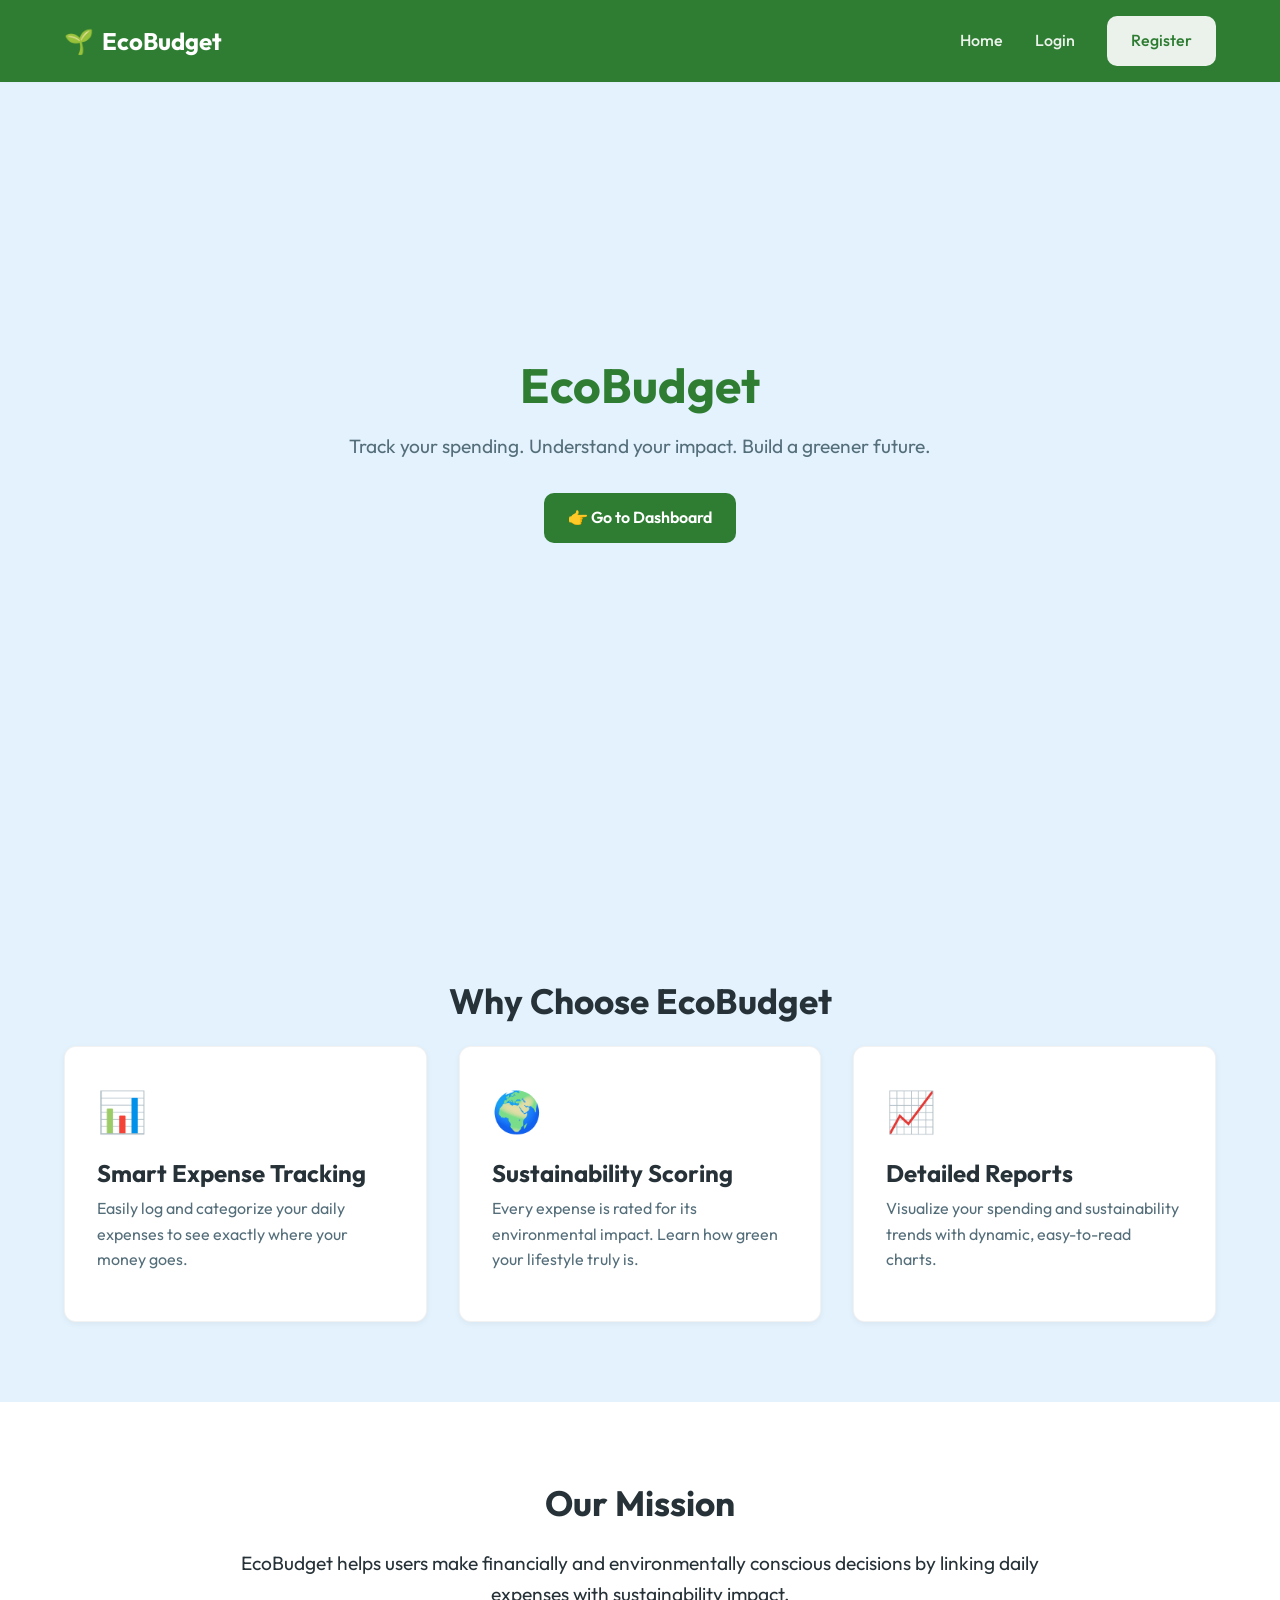
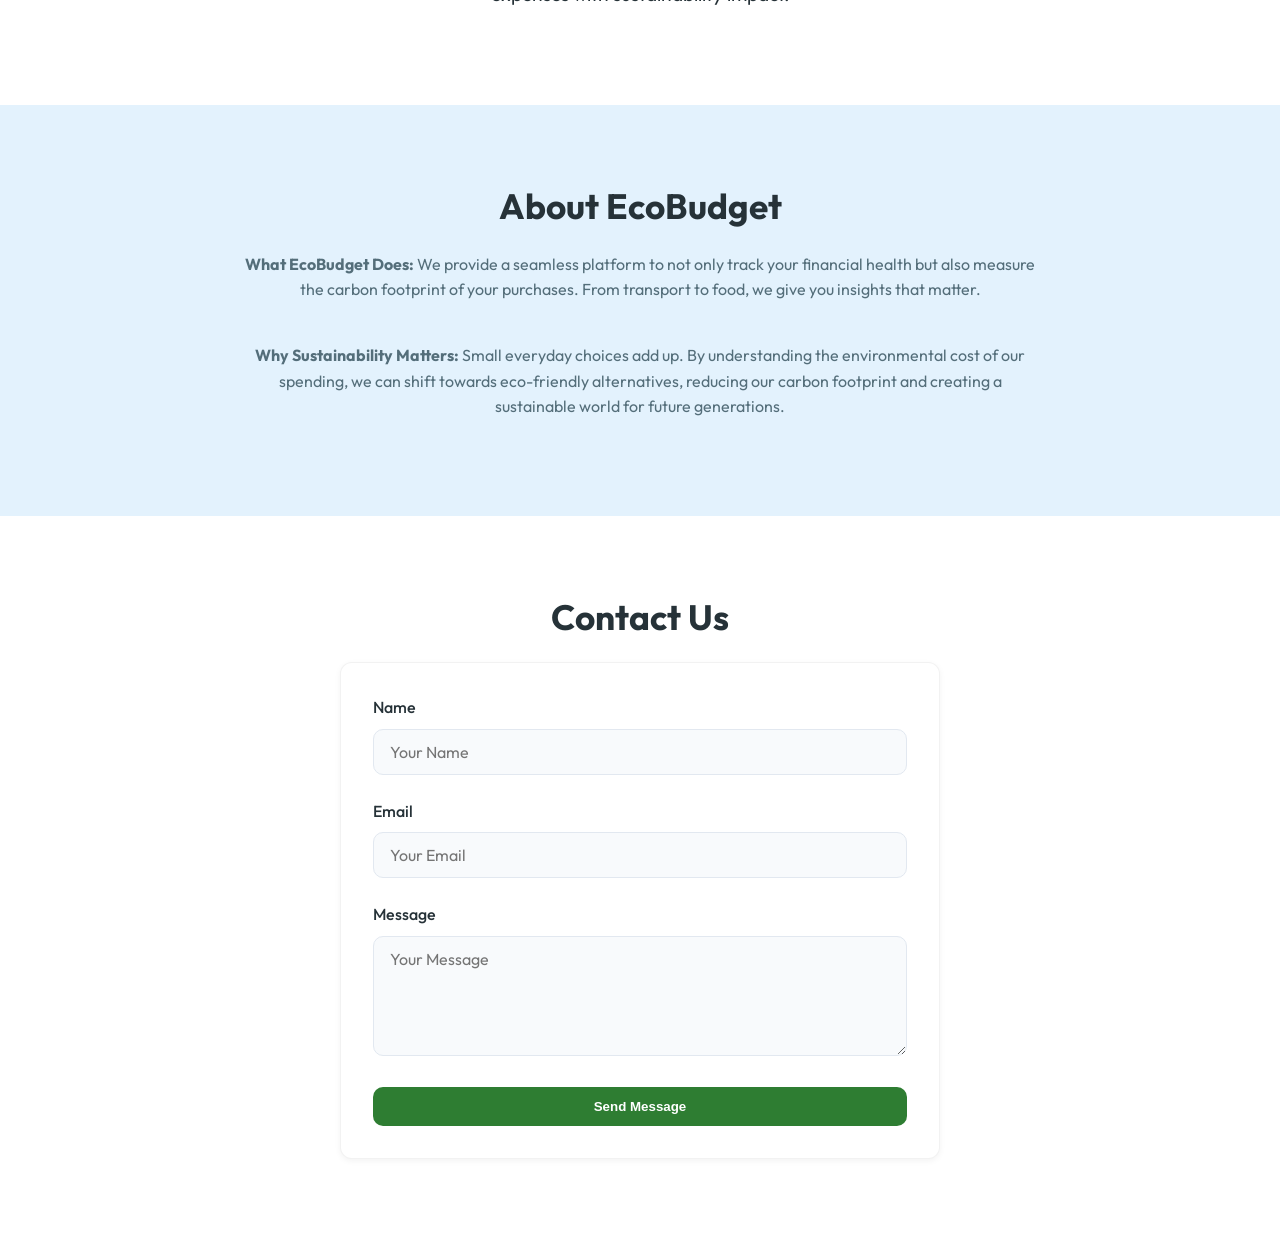
<file: Eco-Budget - progress 2/frontend/index.html>
<!DOCTYPE html>
<html lang="en">
<head>
    <meta charset="UTF-8">
    <meta name="viewport" content="width=device-width, initial-scale=1.0">
    <title>EcoBudget - Smart Budget & Sustainability Tracker</title>
    <meta name="description" content="Track your spending. Understand your impact. Build a greener future.">
    <link rel="stylesheet" href="style.css">
</head>
<body>

    <!-- Navbar -->
    <nav class="navbar">
        <div class="logo">
            <span>🌱</span> EcoBudget
        </div>
        <div class="nav-links" id="nav-links">
            <a href="index.html">Home</a>
            <a href="login.html" id="nav-login">Login</a>
            <a href="register.html" id="nav-register" class="btn-primary">Register</a>
            <a href="dashboard.html" id="nav-dashboard" style="display:none;">Dashboard</a>
            <a href="#" id="nav-logout" class="btn-primary" style="display:none;">Logout</a>
        </div>
    </nav>

    <!-- Hero Section -->
    <section class="hero" id="home">
        <div class="container">
            <h1>EcoBudget</h1>
            <p>Track your spending. Understand your impact. Build a greener future.</p>
            <a href="dashboard.html" class="btn-primary">👉 Go to Dashboard</a>
        </div>
    </section>

    <!-- Why Choose EcoBudget Section -->
    <section id="features">
        <div class="container">
            <h2>Why Choose EcoBudget</h2>
            <div class="grid-3">
                <div class="card">
                    <span class="card-icon">📊</span>
                    <h3>Smart Expense Tracking</h3>
                    <p>Easily log and categorize your daily expenses to see exactly where your money goes.</p>
                </div>
                <div class="card">
                    <span class="card-icon">🌍</span>
                    <h3>Sustainability Scoring</h3>
                    <p>Every expense is rated for its environmental impact. Learn how green your lifestyle truly is.</p>
                </div>
                <div class="card">
                    <span class="card-icon">📈</span>
                    <h3>Detailed Reports</h3>
                    <p>Visualize your spending and sustainability trends with dynamic, easy-to-read charts.</p>
                </div>
            </div>
        </div>
    </section>

    <!-- Our Mission Section -->
    <section id="mission" style="background-color: var(--surface-color);">
        <div class="container" style="text-align: center; max-width: 800px;">
            <h2>Our Mission</h2>
            <p style="font-size: 1.2rem; color: var(--text-primary);">
                EcoBudget helps users make financially and environmentally conscious decisions by linking daily expenses with sustainability impact.
            </p>
        </div>
    </section>

    <!-- About Section -->
    <section id="about">
        <div class="container">
            <h2>About EcoBudget</h2>
            <div style="display: flex; flex-direction: column; gap: 1.5rem; max-width: 800px; margin: 0 auto; text-align: center;">
                <p>
                    <strong>What EcoBudget Does:</strong> We provide a seamless platform to not only track your financial health but also measure the carbon footprint of your purchases. From transport to food, we give you insights that matter.
                </p>
                <p>
                    <strong>Why Sustainability Matters:</strong> Small everyday choices add up. By understanding the environmental cost of our spending, we can shift towards eco-friendly alternatives, reducing our carbon footprint and creating a sustainable world for future generations.
                </p>
            </div>
        </div>
    </section>

    <!-- Contact Section -->
    <section id="contact" style="background-color: var(--surface-color);">
        <div class="container" style="max-width: 600px;">
            <h2>Contact Us</h2>
            <form class="card" onsubmit="event.preventDefault(); alert('Message sent successfully!');">
                <div class="form-group">
                    <label for="name">Name</label>
                    <input type="text" id="name" class="form-control" placeholder="Your Name" required>
                </div>
                <div class="form-group">
                    <label for="email">Email</label>
                    <input type="email" id="email" class="form-control" placeholder="Your Email" required>
                </div>
                <div class="form-group">
                    <label for="message">Message</label>
                    <textarea id="message" class="form-control" placeholder="Your Message" required></textarea>
                </div>
                <button type="submit" class="btn-primary" style="width: 100%; justify-content: center;">Send Message</button>
            </form>
        </div>
    </section>

</body>
</html>
</file>
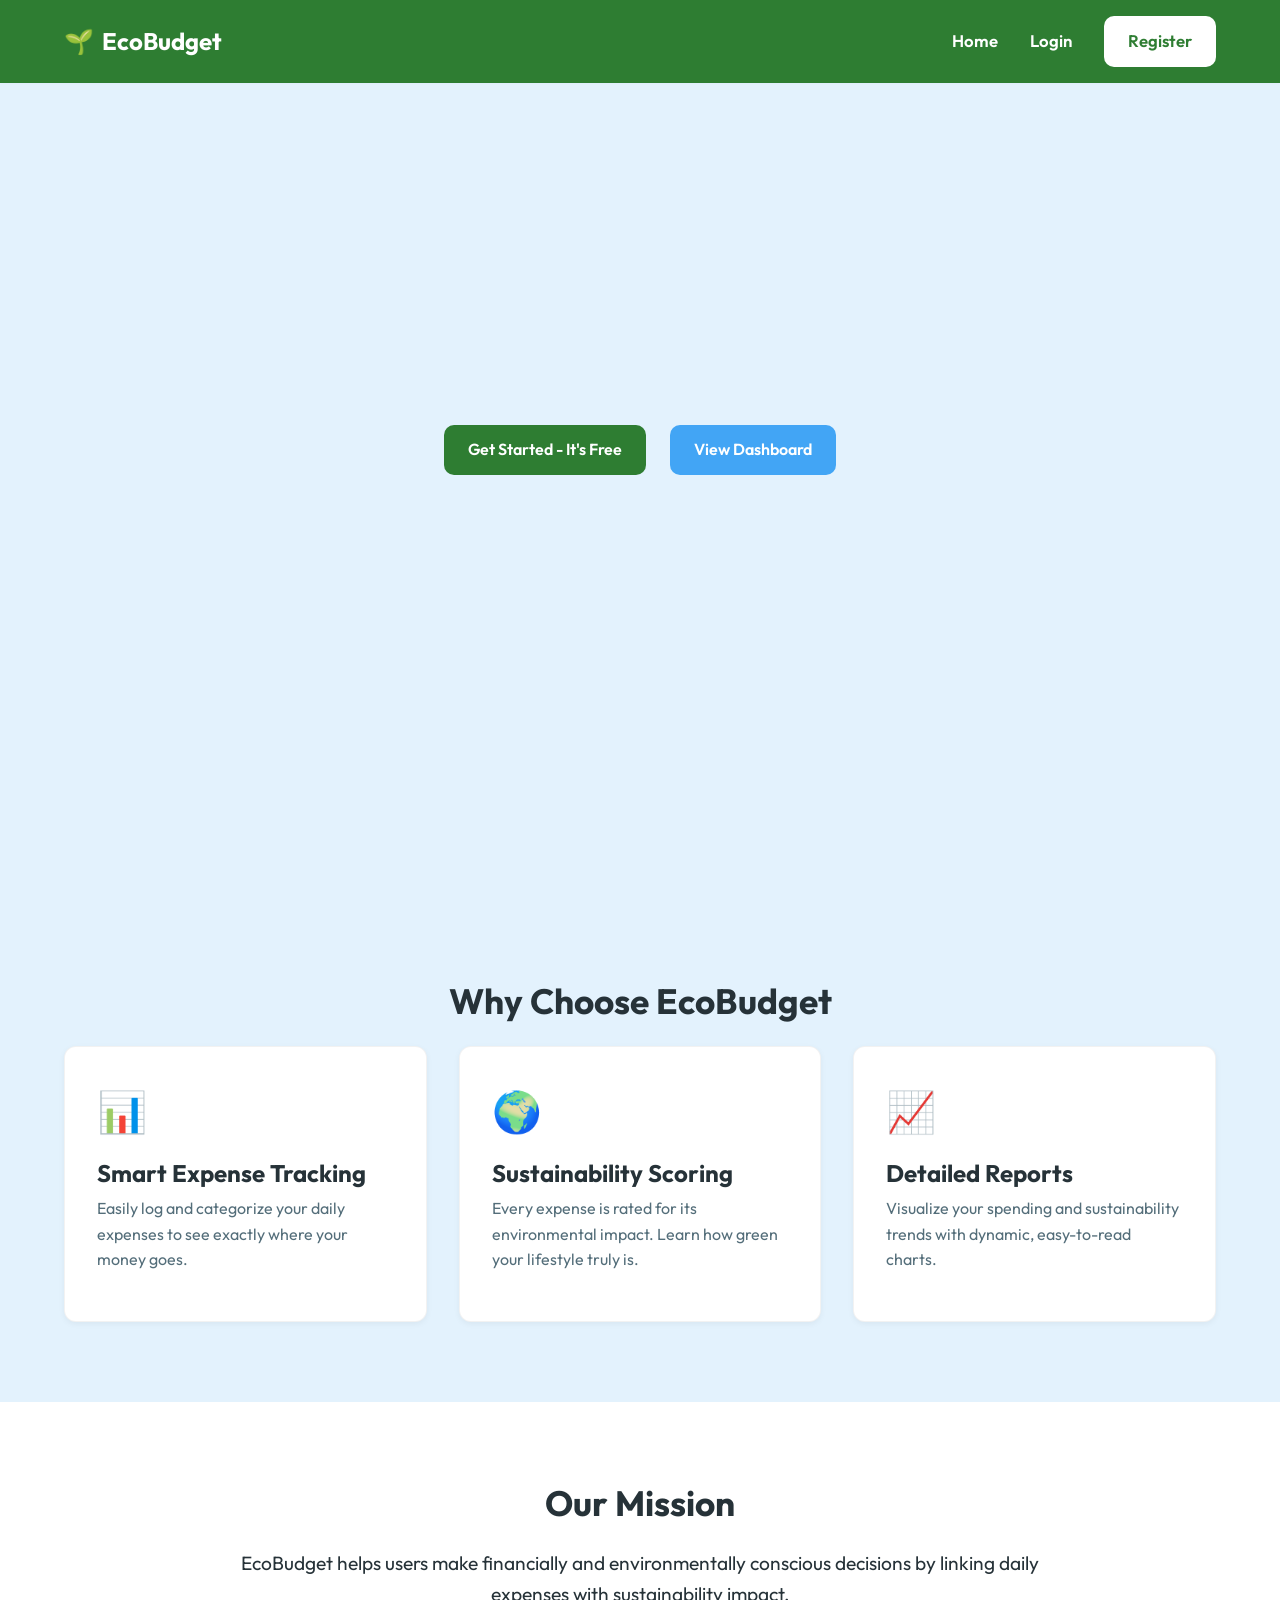
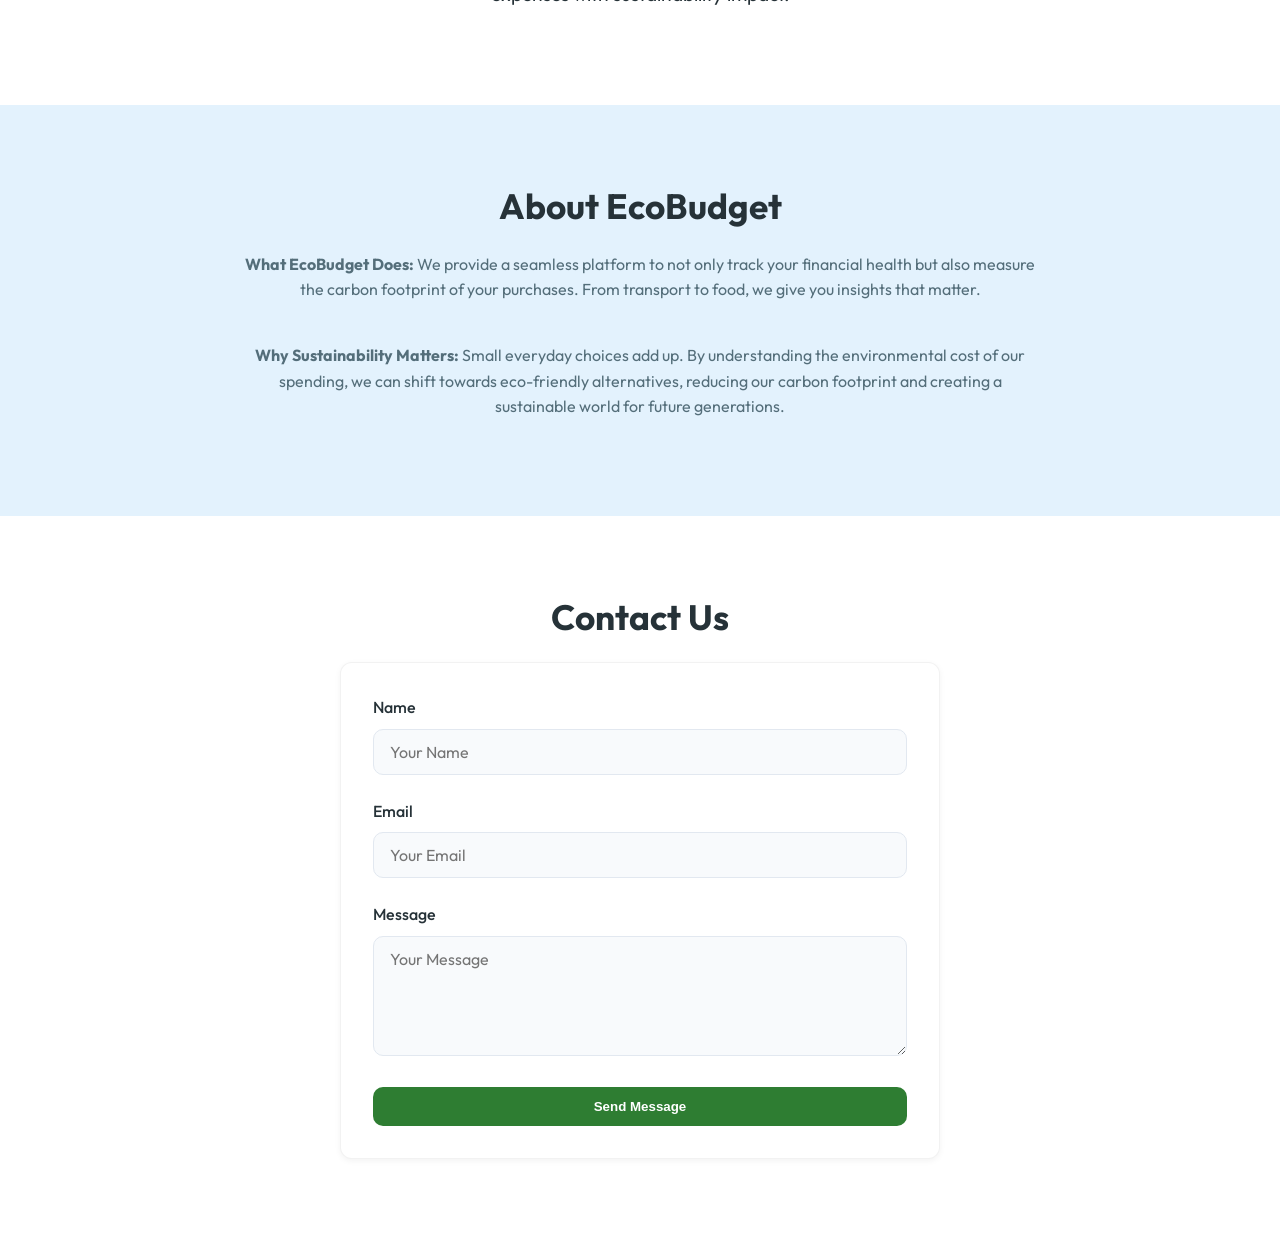
<file: home_test.html>
<!DOCTYPE html>
<html lang="en">
<head>
    <meta charset="UTF-8">
    <meta name="viewport" content="width=device-width, initial-scale=1.0">
    <title>EcoBudget - Smart Budget & Sustainability Tracker</title>
    <meta name="description" content="Track your spending. Understand your impact. Build a greener future.">
    <link rel="stylesheet" href="/static/css/style.css">
</head>
<body>

    <!-- Navbar -->
    <nav class="navbar">
        <div class="logo">
            <span>🌱</span> EcoBudget
        </div>
        <div class="nav-links" id="nav-links">
            <a href="/">Home</a>
            
                <a href="/login/" id="nav-login">Login</a>
                <a href="/register/" id="nav-register" class="btn-primary">Register</a>
            
        </div>
    </nav>

    <section class="hero" id="home">
        <div class="container">
            <div class="hero-btns">
                <a href="/register/" class="btn-primary">Get Started - It's Free</a>
                <a href="/login/" class="btn-secondary">View Dashboard</a>
            </div>
        </div>
    </section>

    <!-- Why Choose EcoBudget Section -->
    <section id="features">
        <div class="container">
            <h2>Why Choose EcoBudget</h2>
            <div class="grid-3">
                <div class="card">
                    <span class="card-icon">📊</span>
                    <h3>Smart Expense Tracking</h3>
                    <p>Easily log and categorize your daily expenses to see exactly where your money goes.</p>
                </div>
                <div class="card">
                    <span class="card-icon">🌍</span>
                    <h3>Sustainability Scoring</h3>
                    <p>Every expense is rated for its environmental impact. Learn how green your lifestyle truly is.</p>
                </div>
                <div class="card">
                    <span class="card-icon">📈</span>
                    <h3>Detailed Reports</h3>
                    <p>Visualize your spending and sustainability trends with dynamic, easy-to-read charts.</p>
                </div>
            </div>
        </div>
    </section>

    <!-- Our Mission Section -->
    <section id="mission" style="background-color: var(--surface-color);">
        <div class="container" style="text-align: center; max-width: 800px;">
            <h2>Our Mission</h2>
            <p style="font-size: 1.2rem; color: var(--text-primary);">
                EcoBudget helps users make financially and environmentally conscious decisions by linking daily expenses with sustainability impact.
            </p>
        </div>
    </section>

    <!-- About Section -->
    <section id="about">
        <div class="container">
            <h2>About EcoBudget</h2>
            <div style="display: flex; flex-direction: column; gap: 1.5rem; max-width: 800px; margin: 0 auto; text-align: center;">
                <p>
                    <strong>What EcoBudget Does:</strong> We provide a seamless platform to not only track your financial health but also measure the carbon footprint of your purchases. From transport to food, we give you insights that matter.
                </p>
                <p>
                    <strong>Why Sustainability Matters:</strong> Small everyday choices add up. By understanding the environmental cost of our spending, we can shift towards eco-friendly alternatives, reducing our carbon footprint and creating a sustainable world for future generations.
                </p>
            </div>
        </div>
    </section>

    <!-- Contact Section -->
    <section id="contact" style="background-color: var(--surface-color);">
        <div class="container" style="max-width: 600px;">
            <h2>Contact Us</h2>
            <form class="card" onsubmit="event.preventDefault(); alert('Message sent successfully!');">
                <div class="form-group">
                    <label for="name">Name</label>
                    <input type="text" id="name" class="form-control" placeholder="Your Name" required>
                </div>
                <div class="form-group">
                    <label for="email">Email</label>
                    <input type="email" id="email" class="form-control" placeholder="Your Email" required>
                </div>
                <div class="form-group">
                    <label for="message">Message</label>
                    <textarea id="message" class="form-control" placeholder="Your Message" required></textarea>
                </div>
                <button type="submit" class="btn-primary" style="width: 100%; justify-content: center;">Send Message</button>
            </form>
        </div>
    </section>
    <script src="/static/js/script.js"></script>
</body>
</html>
</file>
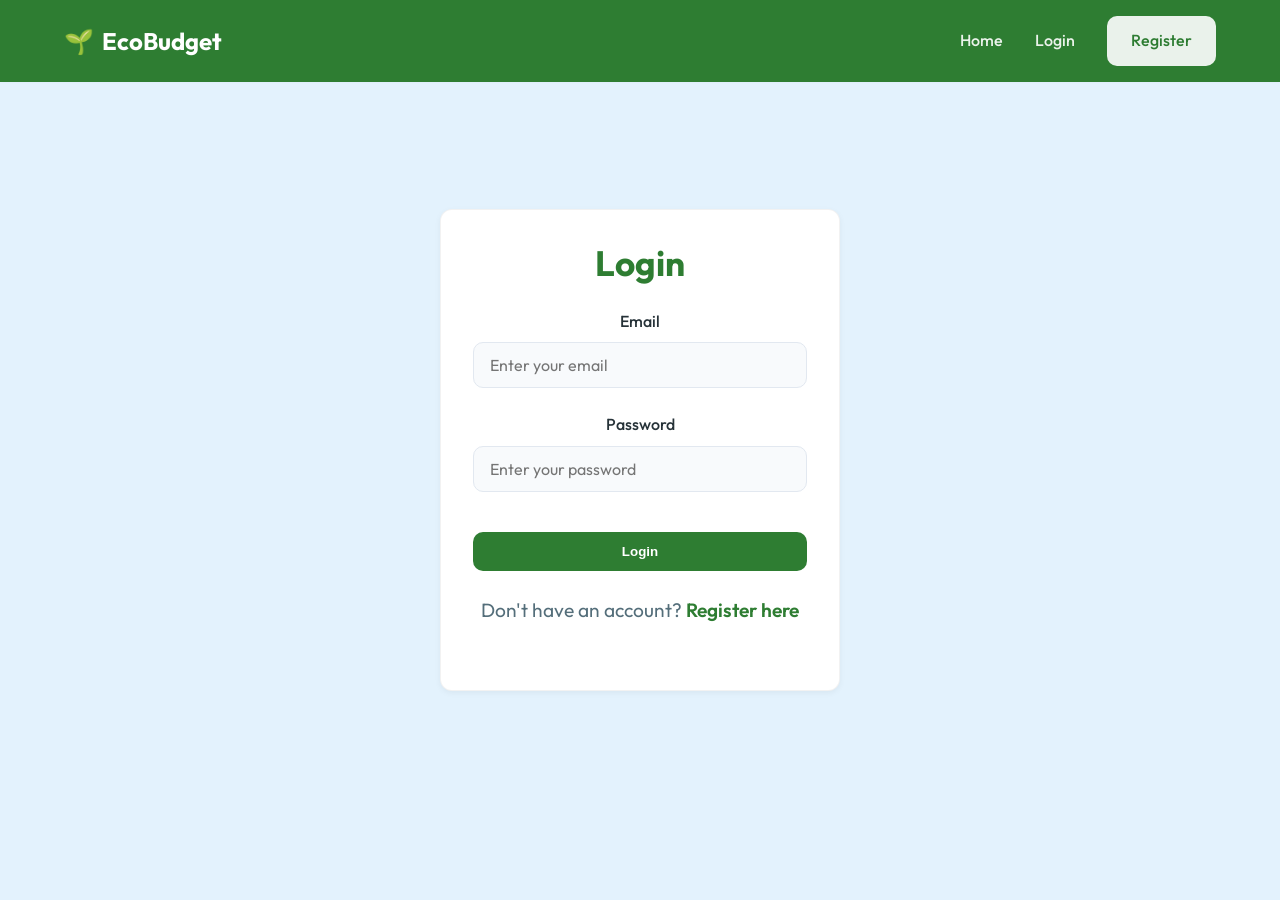
<file: Eco-Budget - progress 2/frontend/login.html>
<!DOCTYPE html>
<html lang="en">
<head>
    <meta charset="UTF-8">
    <meta name="viewport" content="width=device-width, initial-scale=1.0">
    <title>Login - EcoBudget</title>
    <link rel="stylesheet" href="style.css">
</head>
<body>

    <!-- Navbar -->
    <nav class="navbar">
        <div class="logo">
            <span>🌱</span> EcoBudget
        </div>
        <div class="nav-links" id="nav-links">
            <a href="index.html">Home</a>
            <a href="login.html" id="nav-login">Login</a>
            <a href="register.html" id="nav-register" class="btn-primary">Register</a>
            <a href="dashboard.html" id="nav-dashboard" style="display:none;">Dashboard</a>
            <a href="#" id="nav-logout" class="btn-primary" style="display:none;">Logout</a>
        </div>
    </nav>

    <section class="hero" style="min-height: 100vh; display: flex; align-items: center; justify-content: center; padding-top: 5rem;">
        <div class="card" style="width: 100%; max-width: 400px;">
            <h2 style="text-align: center; margin-bottom: 1.5rem; color: var(--brand-primary);">Login</h2>
            <div id="login-error" style="color: var(--color-red); margin-bottom: 1rem; text-align: center; display: none;"></div>
            <form id="login-form">
                <div class="form-group">
                    <label for="login-email">Email</label>
                    <input type="email" id="login-email" class="form-control" placeholder="Enter your email" required>
                </div>
                <div class="form-group">
                    <label for="login-password">Password</label>
                    <input type="password" id="login-password" class="form-control" placeholder="Enter your password" required>
                </div>
                <button type="submit" class="btn-primary" style="width: 100%; justify-content: center; margin-top: 1rem;">Login</button>
            </form>
            <p style="text-align: center; margin-top: 1.5rem; color: var(--text-secondary);">
                Don't have an account? <a href="register.html" style="color: var(--brand-primary); font-weight: 600;">Register here</a>
            </p>
        </div>
    </section>

    <script src="script.js"></script>
</body>
</html>
</file>
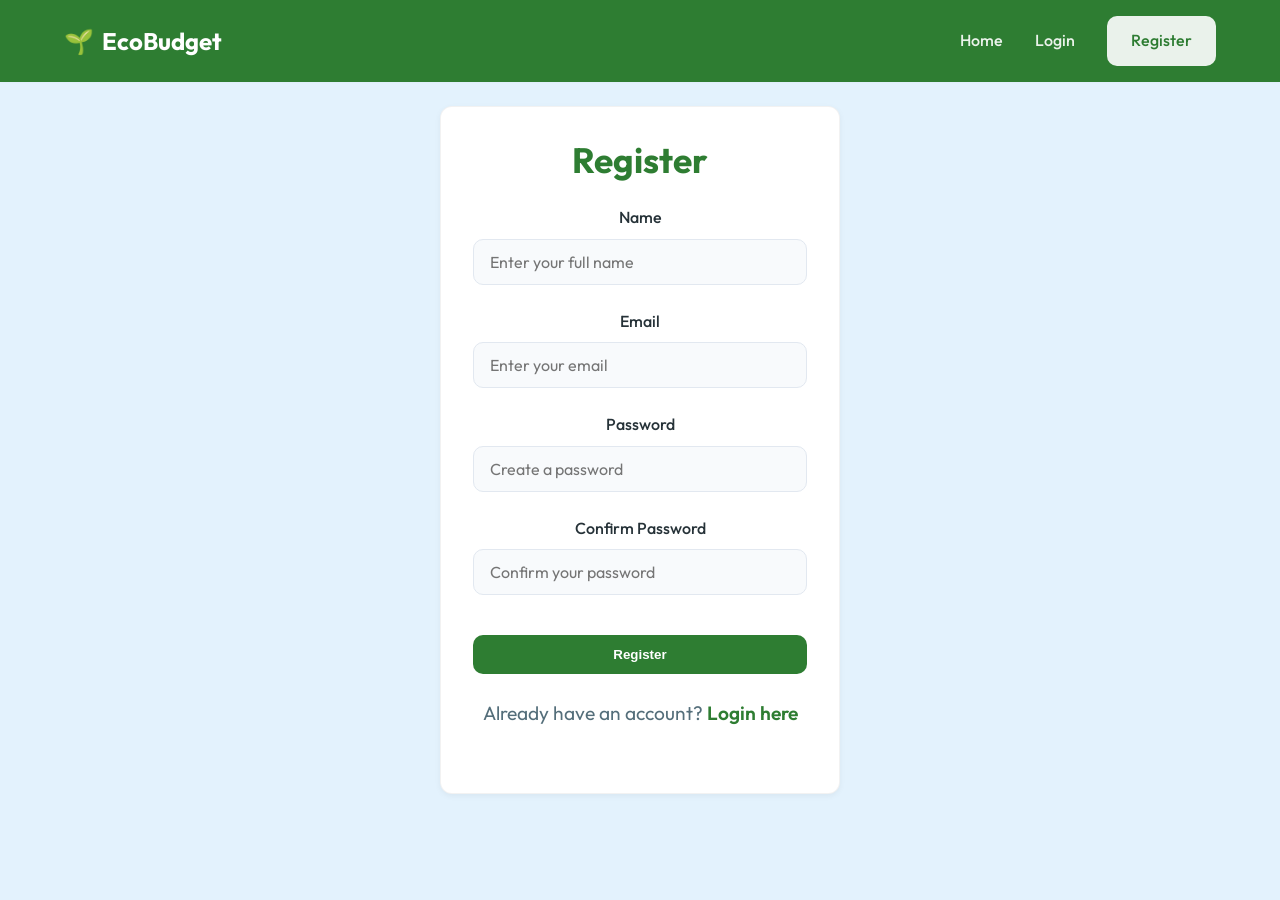
<file: Eco-Budget - progress 2/frontend/register.html>
<!DOCTYPE html>
<html lang="en">
<head>
    <meta charset="UTF-8">
    <meta name="viewport" content="width=device-width, initial-scale=1.0">
    <title>Register - EcoBudget</title>
    <link rel="stylesheet" href="style.css">
</head>
<body>

    <!-- Navbar -->
    <nav class="navbar">
        <div class="logo">
            <span>🌱</span> EcoBudget
        </div>
        <div class="nav-links" id="nav-links">
            <a href="index.html">Home</a>
            <a href="login.html" id="nav-login">Login</a>
            <a href="register.html" id="nav-register" class="btn-primary">Register</a>
            <a href="dashboard.html" id="nav-dashboard" style="display:none;">Dashboard</a>
            <a href="#" id="nav-logout" class="btn-primary" style="display:none;">Logout</a>
        </div>
    </nav>

    <section class="hero" style="min-height: 100vh; display: flex; align-items: center; justify-content: center; padding-top: 5rem;">
        <div class="card" style="width: 100%; max-width: 400px;">
            <h2 style="text-align: center; margin-bottom: 1.5rem; color: var(--brand-primary);">Register</h2>
            <div id="register-error" style="color: var(--color-red); margin-bottom: 1rem; text-align: center; display: none;"></div>
            <form id="register-form">
                <div class="form-group">
                    <label for="reg-name">Name</label>
                    <input type="text" id="reg-name" class="form-control" placeholder="Enter your full name" required>
                </div>
                <div class="form-group">
                    <label for="reg-email">Email</label>
                    <input type="email" id="reg-email" class="form-control" placeholder="Enter your email" required>
                </div>
                <div class="form-group">
                    <label for="reg-password">Password</label>
                    <input type="password" id="reg-password" class="form-control" placeholder="Create a password" required>
                </div>
                <div class="form-group">
                    <label for="reg-confirm-password">Confirm Password</label>
                    <input type="password" id="reg-confirm-password" class="form-control" placeholder="Confirm your password" required>
                </div>
                <button type="submit" class="btn-primary" style="width: 100%; justify-content: center; margin-top: 1rem;">Register</button>
            </form>
            <p style="text-align: center; margin-top: 1.5rem; color: var(--text-secondary);">
                Already have an account? <a href="login.html" style="color: var(--brand-primary); font-weight: 600;">Login here</a>
            </p>
        </div>
    </section>

    <script src="script.js"></script>
</body>
</html>
</file>
<file: Eco-Budget - progress 2/frontend/style.css>
@import url('https://fonts.googleapis.com/css2?family=Outfit:wght@300;400;500;600;700&display=swap');

:root {
  /* Core Colors */
  --bg-color: #E3F2FD;
  --surface-color: #FFFFFF;
  --text-primary: #263238;
  --text-secondary: #546E7A;
  
  /* Status Colors */
  --color-green: #2E7D32;
  --color-green-light: rgba(46, 125, 50, 0.1);
  --color-yellow: #F9A825;
  --color-yellow-light: rgba(249, 168, 37, 0.1);
  --color-red: #C62828;
  --color-red-light: rgba(198, 40, 40, 0.1);
  
  /* Accent Colors */
  --color-gold: #C9A227;
  --color-gold-light: #E6C76B;

  /* Primary Brand */
  --brand-primary: #2E7D32;
  --brand-primary-hover: #1B5E20;

  /* Secondary UI */
  --brand-secondary: #42A5F5;
  --brand-secondary-light: #E3F2FD;

  /* Spacing & Borders */
  --radius-md: 10px;
  --radius-lg: 12px;
  --shadow-sm: 0 1px 3px rgba(0,0,0,0.02);
  --shadow-md: 0 2px 6px rgba(0,0,0,0.05);
  --shadow-lg: 0 4px 12px rgba(0,0,0,0.08);
  --transition: all 0.3s ease;
}

* {
  margin: 0;
  padding: 0;
  box-sizing: border-box;
}

body {
  font-family: 'Outfit', sans-serif;
  background-color: var(--bg-color);
  color: var(--text-primary);
  line-height: 1.6;
}

a {
  text-decoration: none;
  color: inherit;
}

/* Typography */
h1, h2, h3, h4 {
  font-weight: 700;
  line-height: 1.2;
}

h1 { font-size: 3rem; margin-bottom: 1rem; color: var(--text-primary); }
h2 { font-size: 2.2rem; margin-bottom: 1.5rem; text-align: center; }
h3 { font-size: 1.5rem; margin-bottom: 0.5rem; }
p { color: var(--text-secondary); margin-bottom: 1rem; }

/* Navbar */
.navbar {
  position: fixed;
  top: 0;
  left: 0;
  right: 0;
  background-color: var(--brand-primary);
  display: flex;
  justify-content: space-between;
  align-items: center;
  padding: 1rem 5%;
  z-index: 1000;
  box-shadow: var(--shadow-sm);
}

.logo {
  font-size: 1.5rem;
  font-weight: 700;
  color: #FFFFFF;
  display: flex;
  align-items: center;
  gap: 0.5rem;
}

.nav-links {
  display: flex;
  gap: 2rem;
  align-items: center;
}

.nav-links a {
  font-weight: 500;
  color: #FFFFFF;
  opacity: 0.9;
  transition: var(--transition);
}

.nav-links a:hover {
  opacity: 1;
}

.btn-primary {
  background-color: var(--brand-primary);
  color: white !important;
  padding: 0.75rem 1.5rem;
  border-radius: var(--radius-md);
  font-weight: 600;
  transition: var(--transition);
  border: none;
  cursor: pointer;
  display: inline-flex;
  align-items: center;
  gap: 0.5rem;
}

.btn-secondary {
  background-color: var(--brand-secondary);
  color: white !important;
  padding: 0.75rem 1.5rem;
  border-radius: var(--radius-md);
  font-weight: 600;
  transition: var(--transition);
  border: none;
  cursor: pointer;
  display: inline-flex;
  align-items: center;
  gap: 0.5rem;
}

.navbar .btn-primary {
  background-color: #FFFFFF;
  color: var(--brand-primary) !important;
}

.navbar .btn-primary:hover {
  background-color: var(--bg-color);
  transform: translateY(-2px);
  box-shadow: var(--shadow-md);
}

.btn-primary:hover {
  background-color: var(--brand-primary-hover);
  transform: translateY(-2px);
  box-shadow: var(--shadow-md);
}

.btn-secondary:hover {
  background-color: #1E88E5; /* darker light blue */
  transform: translateY(-2px);
  box-shadow: var(--shadow-md);
}

/* Sections */
section {
  padding: 5rem 5%;
}

.container {
  max-width: 1200px;
  margin: 0 auto;
}

/* Hero Section */
.hero {
  height: 100vh;
  display: flex;
  flex-direction: column;
  justify-content: center;
  align-items: center;
  text-align: center;
  background-color: var(--bg-color);
  padding-top: 5rem;
}

.hero h1 {
  color: var(--brand-primary);
}

.hero p {
  font-size: 1.2rem;
  max-width: 600px;
  margin-bottom: 2rem;
}

/* Cards & Grids */
.grid-3 {
  display: grid;
  grid-template-columns: repeat(auto-fit, minmax(300px, 1fr));
  gap: 2rem;
}

.card {
  background-color: var(--surface-color);
  border-radius: var(--radius-lg);
  padding: 2rem;
  box-shadow: var(--shadow-md);
  transition: var(--transition);
  border: 1px solid rgba(0,0,0,0.05);
}

.card:hover {
  transform: translateY(-5px);
  box-shadow: var(--shadow-lg);
}

.card-icon {
  font-size: 2.5rem;
  margin-bottom: 1rem;
  display: inline-block;
}

/* Forms */
.form-group {
  margin-bottom: 1.5rem;
}

.form-group label {
  display: block;
  font-weight: 500;
  margin-bottom: 0.5rem;
  color: var(--text-primary);
}

.form-control {
  width: 100%;
  padding: 0.75rem 1rem;
  border: 1px solid #e2e8f0;
  border-radius: var(--radius-md);
  font-family: inherit;
  font-size: 1rem;
  transition: var(--transition);
  background-color: #f8fafc;
}

.form-control:focus {
  outline: none;
  border-color: var(--brand-primary);
  box-shadow: 0 0 0 3px rgba(5, 150, 105, 0.1);
  background-color: white;
}

textarea.form-control {
  resize: vertical;
  min-height: 120px;
}

/* Dashboard Layout */
.dashboard-layout {
  display: grid;
  grid-template-columns: 300px 1fr;
  gap: 2rem;
  margin-top: 4rem;
  padding: 3rem 5%;
  background-color: var(--bg-color);
  min-height: calc(100vh - 4rem);
}

@media (max-width: 900px) {
  .dashboard-layout {
    grid-template-columns: 1fr;
  }
}

/* Summary Cards (Dashboard) */
.summary-grid {
  display: grid;
  grid-template-columns: repeat(auto-fit, minmax(200px, 1fr));
  gap: 1.5rem;
  margin-bottom: 2rem;
}

.summary-card {
  background: white;
  padding: 1.5rem;
  border-radius: var(--radius-lg);
  box-shadow: var(--shadow-md);
  display: flex;
  flex-direction: column;
  position: relative;
  overflow: hidden;
}

.summary-card::before {
  content: '';
  position: absolute;
  top: 0;
  left: 0;
  width: 4px;
  height: 100%;
  background-color: var(--brand-primary);
}

.summary-card.income::before { background-color: var(--color-green); }
.summary-card.expense::before { background-color: var(--color-red); }
.summary-card.balance::before { background-color: var(--color-yellow); }
.summary-card.score::before { background-color: var(--brand-primary); }

.summary-title {
  color: var(--text-secondary);
  font-size: 0.875rem;
  font-weight: 600;
  text-transform: uppercase;
  letter-spacing: 0.5px;
}

.summary-value {
  font-size: 2rem;
  font-weight: 700;
  color: var(--text-primary);
  margin-top: 0.5rem;
}

/* Badges */
.badge {
  display: inline-block;
  padding: 0.25rem 0.75rem;
  border-radius: 999px;
  font-size: 0.875rem;
  font-weight: 600;
}

.badge-green { background-color: var(--color-green-light); color: var(--color-green); }
.badge-yellow { background-color: var(--color-yellow-light); color: var(--color-yellow); }
.badge-red { background-color: var(--color-red-light); color: var(--color-red); }
.badge-gold { background-color: var(--color-gold-light); color: var(--color-gold); }

/* Progress Bar */
.progress-container {
  width: 100%;
  height: 12px;
  background-color: #e2e8f0;
  border-radius: 999px;
  overflow: hidden;
  margin-top: 1rem;
}

.progress-bar {
  height: 100%;
  border-radius: 999px;
  transition: width 0.5s ease-in-out, background-color 0.5s ease;
  width: 50%; /* Default */
  background-color: var(--color-yellow);
}

/* Charts Section */
.charts-grid {
  display: grid;
  grid-template-columns: 1fr 1fr;
  gap: 1.5rem;
  margin-bottom: 2rem;
}

@media (max-width: 768px) {
  .charts-grid {
    grid-template-columns: 1fr;
  }
}

.chart-container {
  background: white;
  padding: 1.5rem;
  border-radius: var(--radius-lg);
  box-shadow: var(--shadow-md);
  height: 300px;
  display: flex;
  align-items: center;
  justify-content: center;
}

/* Insights & Suggestions */
.insight-message {
  background-color: #f0f9ff;
  border-left: 4px solid #0ea5e9;
  padding: 1rem 1.5rem;
  border-radius: var(--radius-md);
  margin-bottom: 1rem;
  display: flex;
  align-items: center;
  gap: 1rem;
}

.suggestion-message {
  background-color: var(--color-green-light);
  border-left: 4px solid var(--color-green);
  padding: 1rem 1.5rem;
  border-radius: var(--radius-md);
  margin-bottom: 1rem;
  display: flex;
  align-items: center;
  gap: 1rem;
}

.recent-expenses {
  margin-top: 2rem;
}

.expense-item {
  display: flex;
  justify-content: space-between;
  align-items: center;
  padding: 1rem;
  border-bottom: 1px solid #e2e8f0;
}

.expense-item:last-child {
  border-bottom: none;
}

.expense-info h4 {
  margin-bottom: 0.25rem;
}

.expense-info p {
  margin-bottom: 0;
  font-size: 0.875rem;
}

.expense-amount {
  font-weight: 700;
}
</file>
<file: static/css/style.css>
@import url('https://fonts.googleapis.com/css2?family=Outfit:wght@300;400;500;600;700&display=swap');

:root {
  /* Core Colors */
  --bg-color: #E3F2FD;
  --surface-color: #FFFFFF;
  --text-primary: #263238;
  --text-secondary: #546E7A;
  
  /* Status Colors */
  --color-green: #2E7D32;
  --color-green-light: rgba(46, 125, 50, 0.1);
  --color-yellow: #F9A825;
  --color-yellow-light: rgba(249, 168, 37, 0.1);
  --color-red: #C62828;
  --color-red-light: rgba(198, 40, 40, 0.1);
  
  /* Accent Colors */
  --color-gold: #C9A227;
  --color-gold-light: #E6C76B;

  /* Primary Brand */
  --brand-primary: #2E7D32;
  --brand-primary-hover: #1B5E20;

  /* Secondary UI */
  --brand-secondary: #42A5F5;
  --brand-secondary-light: #E3F2FD;

  /* Spacing & Borders */
  --radius-md: 10px;
  --radius-lg: 12px;
  --shadow-sm: 0 1px 3px rgba(0,0,0,0.02);
  --shadow-md: 0 2px 6px rgba(0,0,0,0.05);
  --shadow-lg: 0 4px 12px rgba(0,0,0,0.08);
  --transition: all 0.3s ease;
}

* {
  margin: 0;
  padding: 0;
  box-sizing: border-box;
}

body {
  font-family: 'Outfit', sans-serif;
  background-color: var(--bg-color);
  color: var(--text-primary);
  line-height: 1.6;
}

a {
  text-decoration: none;
  color: inherit;
}

/* Typography */
h1, h2, h3, h4 {
  font-weight: 700;
  line-height: 1.2;
}

h1 { font-size: 3rem; margin-bottom: 1rem; color: var(--text-primary); }
h2 { font-size: 2.2rem; margin-bottom: 1.5rem; text-align: center; }
h3 { font-size: 1.5rem; margin-bottom: 0.5rem; }
p { color: var(--text-secondary); margin-bottom: 1rem; }

/* Navbar */
.navbar {
  position: fixed;
  top: 0;
  left: 0;
  right: 0;
  background-color: var(--brand-primary);
  display: flex;
  justify-content: space-between;
  align-items: center;
  padding: 1rem 5%;
  z-index: 1000;
  box-shadow: var(--shadow-sm);
}

.logo {
  font-size: 1.5rem;
  font-weight: 700;
  color: #FFFFFF;
  display: flex;
  align-items: center;
  gap: 0.5rem;
}

.nav-links {
  display: flex;
  gap: 2rem;
  align-items: center;
}

.nav-links a {
  font-weight: 600;
  color: #FFFFFF !important;
  opacity: 1;
  transition: var(--transition);
  font-size: 1.05rem;
}

.nav-links a:hover {
  opacity: 1;
}

.btn-primary {
  background-color: var(--brand-primary);
  color: white !important;
  padding: 0.75rem 1.5rem;
  border-radius: var(--radius-md);
  font-weight: 600;
  transition: var(--transition);
  border: none;
  cursor: pointer;
  display: inline-flex;
  align-items: center;
  gap: 0.5rem;
}

.btn-secondary {
  background-color: var(--brand-secondary);
  color: white !important;
  padding: 0.75rem 1.5rem;
  border-radius: var(--radius-md);
  font-weight: 600;
  transition: var(--transition);
  border: none;
  cursor: pointer;
  display: inline-flex;
  align-items: center;
  gap: 0.5rem;
}

.navbar .btn-primary {
  background-color: #FFFFFF;
  color: var(--brand-primary) !important;
}

.navbar .btn-primary:hover {
  background-color: var(--bg-color);
  transform: translateY(-2px);
  box-shadow: var(--shadow-md);
}

.btn-primary:hover {
  background-color: var(--brand-primary-hover);
  transform: translateY(-2px);
  box-shadow: var(--shadow-md);
}

.btn-secondary:hover {
  background-color: #1E88E5; /* darker light blue */
  transform: translateY(-2px);
  box-shadow: var(--shadow-md);
}

/* Sections */
section {
  padding: 5rem 5%;
}

.container {
  max-width: 1200px;
  margin: 0 auto;
}

/* Hero Section */
.hero {
  height: 100vh;
  display: flex;
  flex-direction: column;
  justify-content: center;
  align-items: center;
  text-align: center;
  background-color: var(--bg-color);
  padding-top: 5rem;
}

.hero h1 {
  color: var(--brand-primary);
}

.hero p {
  font-size: 1.2rem;
  max-width: 600px;
  margin-bottom: 2rem;
}

.hero-btns {
  display: flex;
  gap: 1.5rem;
  justify-content: center;
  flex-wrap: wrap;
}

/* Cards & Grids */
.grid-3 {
  display: grid;
  grid-template-columns: repeat(auto-fit, minmax(300px, 1fr));
  gap: 2rem;
}

.card {
  background-color: var(--surface-color);
  border-radius: var(--radius-lg);
  padding: 2rem;
  box-shadow: var(--shadow-md);
  transition: var(--transition);
  border: 1px solid rgba(0,0,0,0.05);
}

.card:hover {
  transform: translateY(-5px);
  box-shadow: var(--shadow-lg);
}

.card-icon {
  font-size: 2.5rem;
  margin-bottom: 1rem;
  display: inline-block;
}

/* Forms */
.form-group {
  margin-bottom: 1.5rem;
}

.form-group label {
  display: block;
  font-weight: 500;
  margin-bottom: 0.5rem;
  color: var(--text-primary);
}

.form-control {
  width: 100%;
  padding: 0.75rem 1rem;
  border: 1px solid #e2e8f0;
  border-radius: var(--radius-md);
  font-family: inherit;
  font-size: 1rem;
  transition: var(--transition);
  background-color: #f8fafc;
}

.form-control:focus {
  outline: none;
  border-color: var(--brand-primary);
  box-shadow: 0 0 0 3px rgba(5, 150, 105, 0.1);
  background-color: white;
}

textarea.form-control {
  resize: vertical;
  min-height: 120px;
}

/* Dashboard Layout */
.dashboard-layout {
  display: grid;
  grid-template-columns: 300px 1fr;
  gap: 2rem;
  margin-top: 4rem;
  padding: 3rem 5%;
  background-color: var(--bg-color);
  min-height: calc(100vh - 4rem);
}

@media (max-width: 900px) {
  .dashboard-layout {
    grid-template-columns: 1fr;
  }
}

/* Summary Cards (Dashboard) */
.summary-grid {
  display: grid;
  grid-template-columns: repeat(auto-fit, minmax(200px, 1fr));
  gap: 1.5rem;
  margin-bottom: 2rem;
}

.summary-card {
  background: white;
  padding: 1.5rem;
  border-radius: var(--radius-lg);
  box-shadow: var(--shadow-md);
  display: flex;
  flex-direction: column;
  position: relative;
  overflow: hidden;
}

.summary-card::before {
  content: '';
  position: absolute;
  top: 0;
  left: 0;
  width: 4px;
  height: 100%;
  background-color: var(--brand-primary);
}

.summary-card.income::before { background-color: var(--color-green); }
.summary-card.expense::before { background-color: var(--color-red); }
.summary-card.balance::before { background-color: var(--color-yellow); }
.summary-card.score::before { background-color: var(--brand-primary); }

.summary-title {
  color: var(--text-secondary);
  font-size: 0.875rem;
  font-weight: 600;
  text-transform: uppercase;
  letter-spacing: 0.5px;
}

.summary-value {
  font-size: 2rem;
  font-weight: 700;
  color: var(--text-primary);
  margin-top: 0.5rem;
}

/* Badges */
.badge {
  display: inline-block;
  padding: 0.25rem 0.75rem;
  border-radius: 999px;
  font-size: 0.875rem;
  font-weight: 600;
}

.badge-green { background-color: var(--color-green-light); color: var(--color-green); }
.badge-yellow { background-color: var(--color-yellow-light); color: var(--color-yellow); }
.badge-red { background-color: var(--color-red-light); color: var(--color-red); }
.badge-gold { background-color: var(--color-gold-light); color: var(--color-gold); }

/* Progress Bar */
.progress-container {
  width: 100%;
  height: 12px;
  background-color: #e2e8f0;
  border-radius: 999px;
  overflow: hidden;
  margin-top: 1rem;
}

.progress-bar {
  height: 100%;
  border-radius: 999px;
  transition: width 0.5s ease-in-out, background-color 0.5s ease;
  width: 50%; /* Default */
  background-color: var(--color-yellow);
}

/* Charts Section */
.charts-grid {
  display: grid;
  grid-template-columns: 1fr 1fr;
  gap: 1.5rem;
  margin-bottom: 2rem;
}

@media (max-width: 768px) {
  .charts-grid {
    grid-template-columns: 1fr;
  }
}

.chart-container {
  background: white;
  padding: 1.5rem;
  border-radius: var(--radius-lg);
  box-shadow: var(--shadow-md);
  height: 300px;
  display: flex;
  align-items: center;
  justify-content: center;
}

/* Insights & Suggestions */
.insight-message {
  background-color: #f0f9ff;
  border-left: 4px solid #0ea5e9;
  padding: 1rem 1.5rem;
  border-radius: var(--radius-md);
  margin-bottom: 1rem;
  display: flex;
  align-items: center;
  gap: 1rem;
}

.suggestion-message {
  background-color: var(--color-green-light);
  border-left: 4px solid var(--color-green);
  padding: 1rem 1.5rem;
  border-radius: var(--radius-md);
  margin-bottom: 1rem;
  display: flex;
  align-items: center;
  gap: 1rem;
}

.recent-expenses {
  margin-top: 2rem;
}

.expense-item {
  display: flex;
  justify-content: space-between;
  align-items: center;
  padding: 1rem;
  border-bottom: 1px solid #e2e8f0;
}

.expense-item:last-child {
  border-bottom: none;
}

.expense-info h4 {
  margin-bottom: 0.25rem;
}

.expense-info p {
  margin-bottom: 0;
  font-size: 0.875rem;
}

.expense-amount {
  font-weight: 700;
}
</file>
